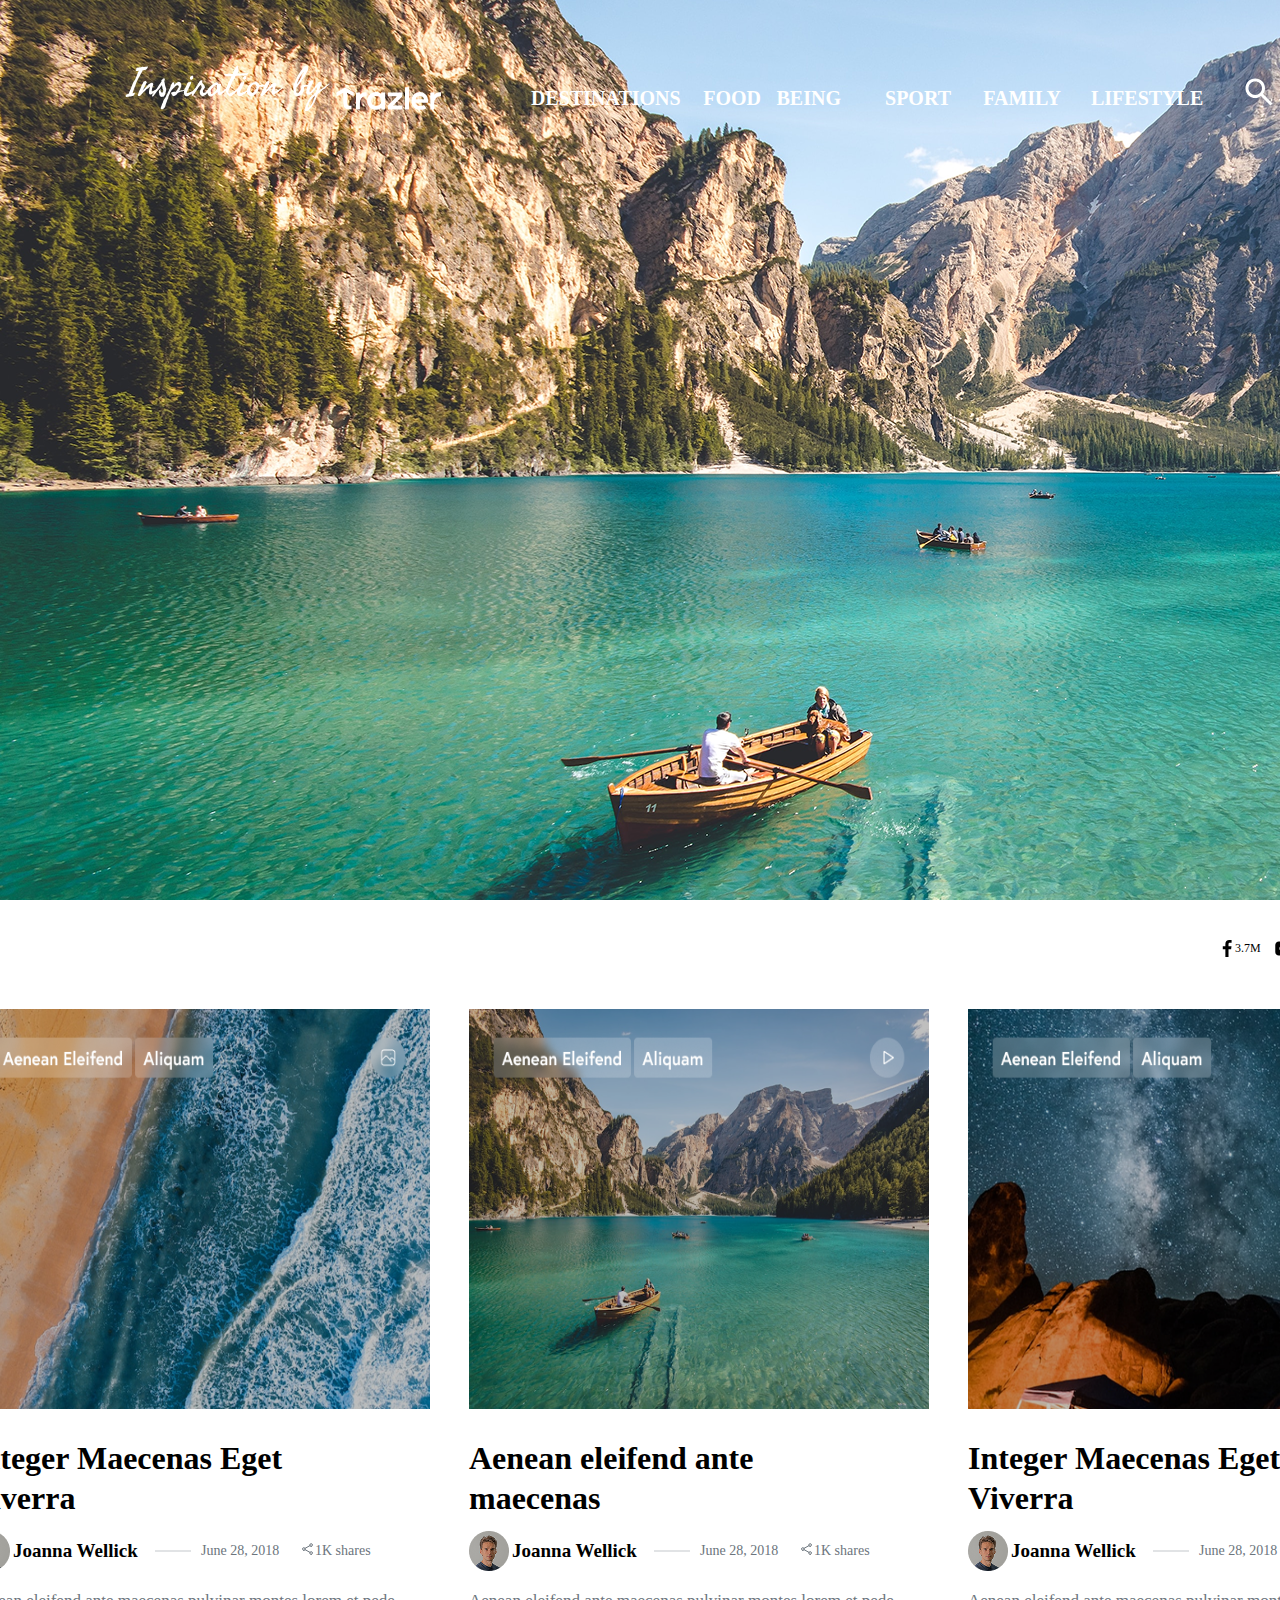
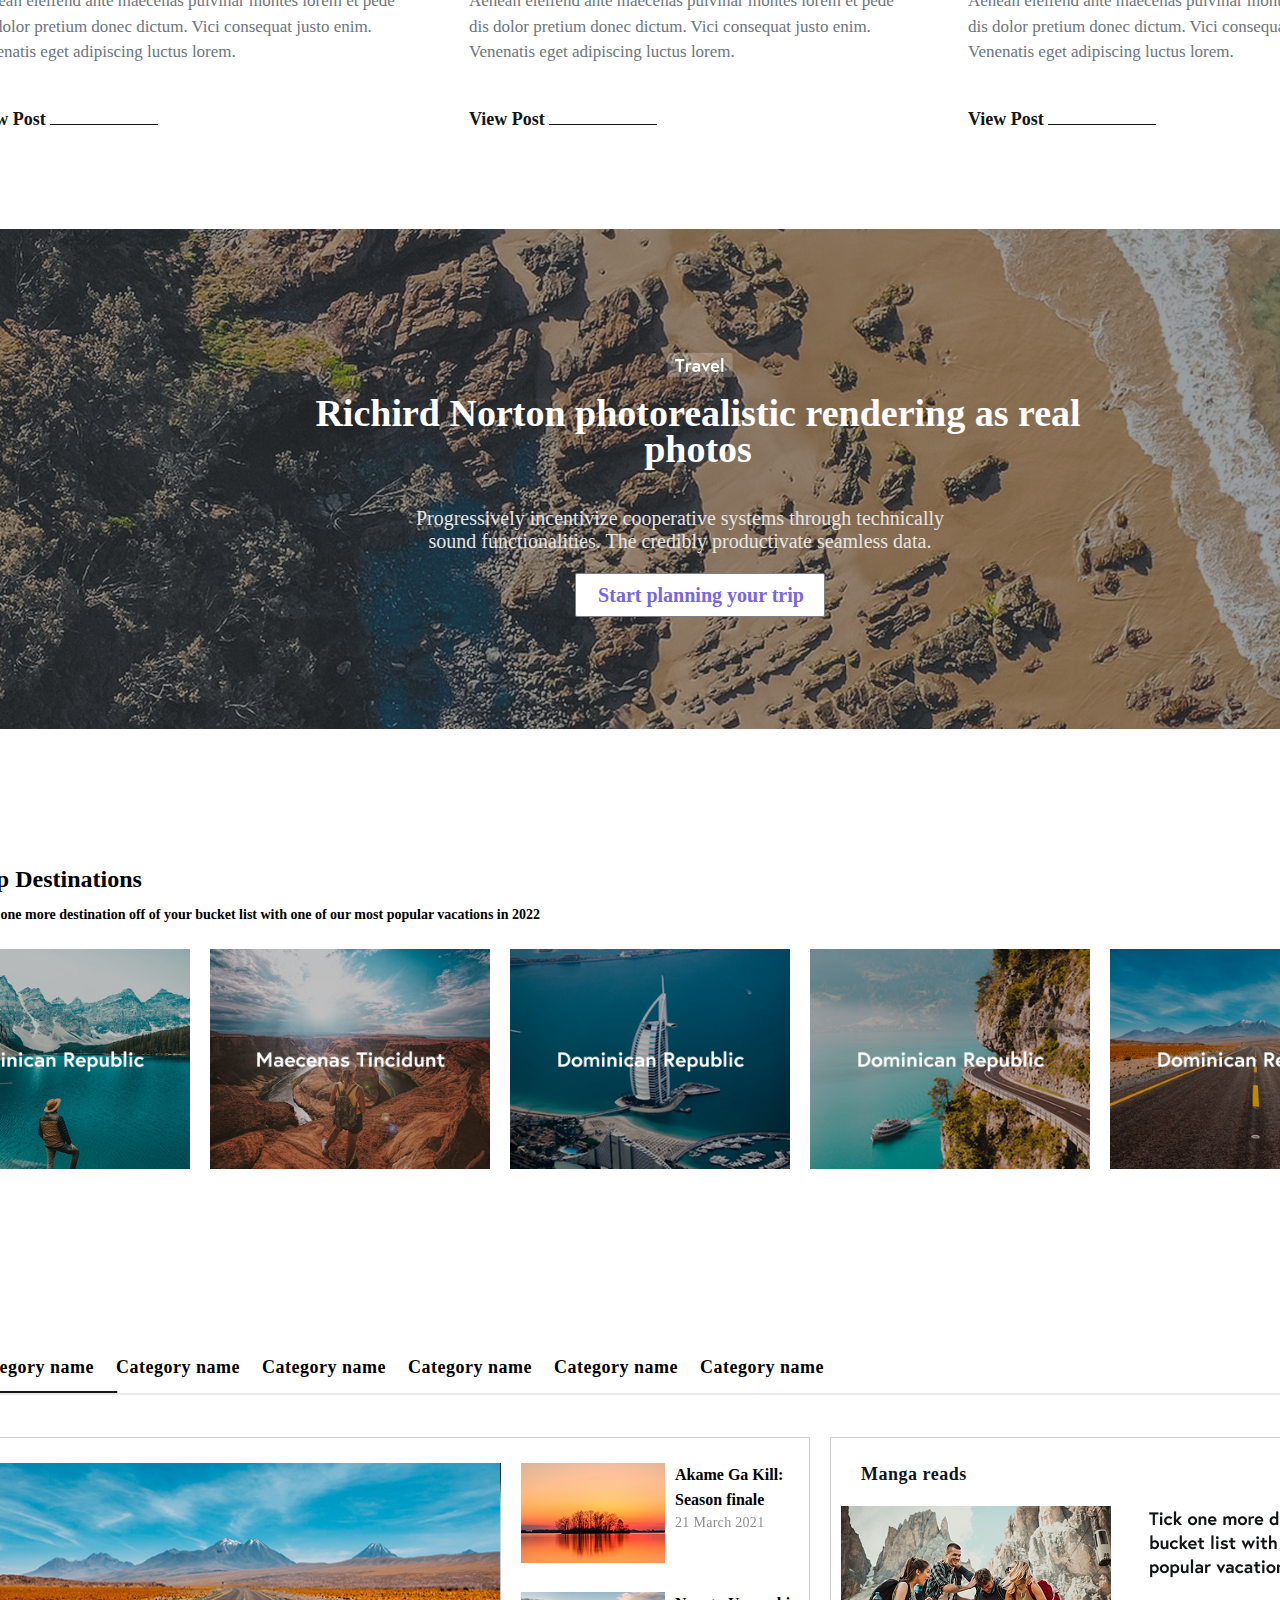
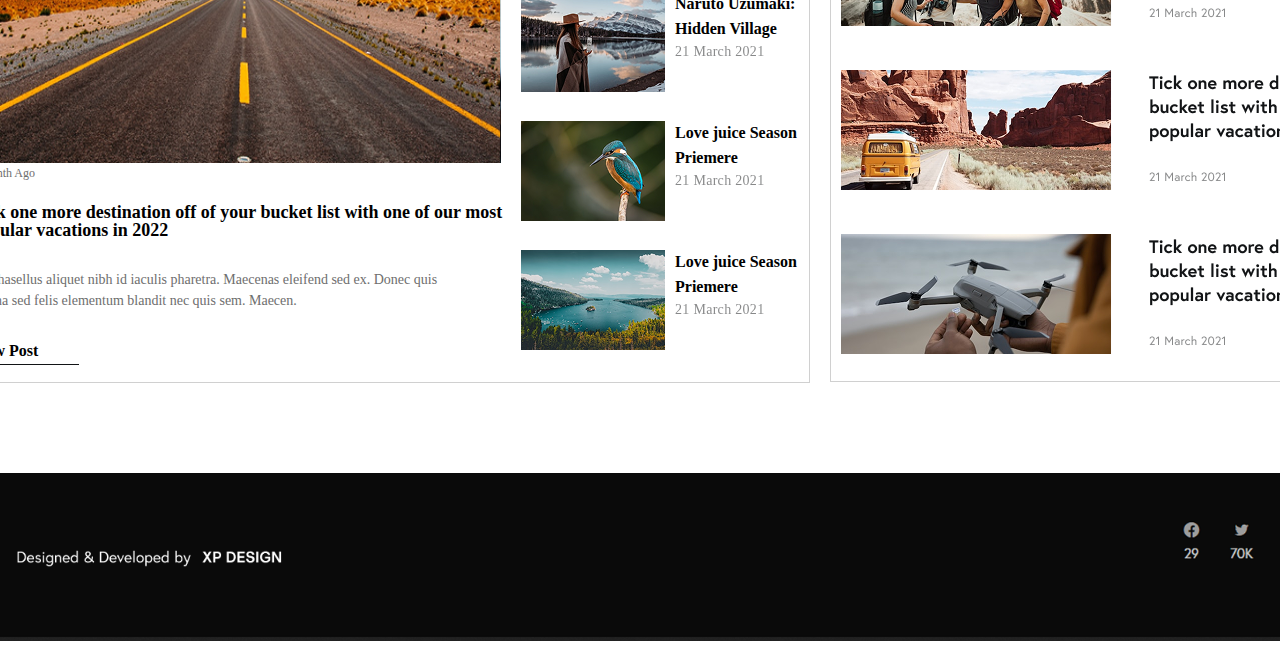
<file: index.html>
<!DOCTYPE html>
<html lang="en">

<head>
    <meta charset="UTF-8">
    <meta name="viewport" content="width=device-width, initial-scale=1.0">
    <link rel="stylesheet" href="./style.css/main.css">
    <title>Testovoe zadanie</title>
</head>

<body>
    <header class="header">
        <div class="container">
            <div class="header_menu">
                <div class="menu">
                    <div class="image">
                        <img src="./image/Email Address.svg" alt="" class="icon">
                        <img src="./image/Shape.svg" alt="" class="icons">
                    </div>
                    <div class="item">
                        <nav class="nav">
                            <li class="li">DESTINATIONS</li>
                            <li class="li_1">FOOD</li>
                            <li class="li">BEING</li>
                            <li class="li">SPORT</li>
                            <li class="li">FAMILY</li>
                            <li class="li">LIFESTYLE</li>
                        </nav>
                    </div>
                    <div class="btn">
                        <div class="btn_1">
                            <img src="./image/material-symbols_search.svg" alt="" class="icon_btn">
                        </div>
                        <div class="btn_2">
                            <button class="button">
                                <h3 class="btn_h3">CALL TO ACTION</h3>
                            </button>
                        </div>
                    </div>
                </div>
                <div class="title_tem">
                    <div class="title">
                        <h1 class="title_h1">Inspiration for travel by real people</h1>
                        <h2 class="title_h2">Book smart, travel simple</h2>
                    </div>
                    <div class="title_btn">
                        <button class="burger">
                            <h3 class="burger_h3">Start planning your trip</h3>
                        </button>
                    </div>
                </div>
            </div>
        </div>
    </header>
    <main class="section">
        <div class="container">
            <div class="icon-image">
                <div class="icons">
                    <img src="./image/bxl-facebook.svg" alt="" class="pictures">
                    <h4 class="icon_h4">3.7M</h4>
                </div>
                <div class="icons">
                    <img src="./image/instagram-logo.svg" alt="" class="pictures">
                    <h4 class="icon_h4">2.4M</h4>
                </div>
                <div class="icons">
                    <img src="./image/bxl-twitter.svg" alt="" class="pictures">
                    <h4 class="icon_h4">3.7M</h4>
                </div>
                <div class="icons">
                    <img src="./image/youtube-logo.svg" alt="" class="pictures">
                    <h4 class="icon_h4">3.7M</h4>
                </div>
            </div>
        </div>
    </main>
    <section class="grid">
        <div class="container">
            <div class="grid-item">
                <div class="grid_items">
                    <img src="./image/Group 237606.png" alt="" class="items_1" width="460" height="400">
                    <h2 class="grid_h2">Integer Maecenas Eget Viverra</h2>
                    <div class="otzov-1">
                        <img src="./image/Ellipse 162.png" alt="" class="otzov">
                        <h3 class="otzov_h3">Joanna Wellick</h3>
                        <img src="./image/rec.svg" alt="" class="otz_icon">
                        <h3 class="text-h3">June 28, 2018</h3>
                        <h4 class="text-h4"><img src="./image/Group 237605.svg" alt="" class="svg">1K shares</h4>
                    </div>
                    <p class="otzov_p">Aenean eleifend ante maecenas pulvinar montes lorem et pede <br>dis dolor pretium
                        donec dictum. Vici consequat justo enim.
                        <br> Venenatis eget adipiscing luctus lorem.
                    </p>
                    <span>View Post</span>
                    <img src="./image/Rectangle 1318.svg" alt="" class="image-icon">
                </div>
                <div class="grid_items">
                    <img src="./image/Group 237606 (1).png" alt="" class="items_2" width="460" height="400">
                    <h2 class="grid_h2">Aenean eleifend ante maecenas</h2>
                    <div class="otzov-1">
                        <img src="./image/Ellipse 162.png" alt="" class="otzov">
                        <h3 class="otzov_h3">Joanna Wellick</h3>
                        <img src="./image/rec.svg" alt="" class="otz_icon">
                        <h3 class="text-h3">June 28, 2018</h3>
                        <h4 class="text-h4"><img src="./image/Group 237605.svg" alt="" class="svg">1K shares</h4>
                    </div>
                    <p class="otzov_p">Aenean eleifend ante maecenas pulvinar montes lorem et pede<br> dis dolor pretium
                        donec dictum. Vici consequat justo enim.<br> Venenatis eget adipiscing luctus lorem.

                    </p>
                    <span>View Post</span>
                    <img src="./image/Rectangle 1318.svg" alt="" class="image-icon">
                </div>
                <div class="grid_items">
                    <img src="./image/Group 237606 (2).png" alt="" class="items_3" width="460" height="400">
                    <h2 class="grid_h2">Integer Maecenas Eget Viverra</h2>
                    <div class="otzov-1">
                        <img src="./image/Ellipse 162.png" alt="" class="otzov">
                        <h3 class="otzov_h3">Joanna Wellick</h3>
                        <img src="./image/rec.svg" alt="" class="otz_icon">
                        <h3 class="text-h3">June 28, 2018</h3>
                        <h4 class="text-h4"><img src="./image/Group 237605.svg" alt="" class="svg">1K shares</h4>
                    </div>
                    <p class="otzov_p">Aenean eleifend ante maecenas pulvinar montes lorem et pede<br> dis dolor pretium
                        donec dictum. Vici consequat justo enim.<br> Venenatis eget adipiscing luctus lorem.
                    </p>
                    <span>View Post</span>
                    <img src="./image/Rectangle 1318.svg" alt="" class="image-icon">
                </div>
            </div>
        </div>
    </section>
    <section class="foto">
        <div class="container">
            <div class="foto_text">
                <img src="./image/Frame 48095548.svg" alt="" class="img-text">
                <div class="foto_item">
                    <h2 class="foto_h2">Richird Norton photorealistic rendering as real<br> photos</h2>
                    <p class="foto_p">Progressively incentivize cooperative systems through technically sound
                        functionalities. The credibly productivate seamless data.</p>
                </div>
                <button class="foto_btn">
                    <h3 class="foto_h3">Start planning your trip</h3>
                </button>
            </div>
        </div>
    </section>
    <section class="inform">
        <div class="container">
            <div class="inform_text">
                <h3 class="inform_h3">Top Destinations</h3>
                <h4 class="inform_h4">Tick one more destination off of your bucket list with one of our most popular
                    vacations in 2022</h4>
            </div>
        </div>
    </section>
    <section class="galery">
        <div class="container">
            <div class="galery_item">
                <div class="item_icon">
                    <img src="./image/Group 237616.png" alt="" class="galery-image" width="280" height="220">
                </div>
                <div class="item_icon">
                    <img src="./image/Group 237615.png" alt="" class="galery-image" width="280" height="220">
                </div>
                <div class="item_icon">
                    <img src="./image/Group 237614.png" alt="" class="galery-image" width="280" height="220">
                </div>
                <div class="item_icon">
                    <img src="./image/Group 237613.png" alt="" class="galery-image" width="280" height="220">
                </div>
                <div class="item_icon">
                    <img src="./image/Group 237612.png" alt="" class="galery-image" width="280" height="220">
                </div>
            </div>
        </div>
    </section>
    <section class="menu-van">
        <div class="container">
            <div class="menu_list">
                <nav class="list-nav">
                    <li class="list_li">Category name</li>
                    <li class="list_li">Category name</li>
                    <li class="list_li">Category name</li>
                    <li class="list_li">Category name</li>
                    <li class="list_li">Category name</li>
                    <li class="list_li">Category name</li>
                </nav>
            </div>
            <div class="linojiteam">

                <img src="./image/Vector 5.svg" alt="" class="linij">

                <img src="./image/Vector 6.svg" alt="" class="linij-svg">

            </div>
        </div>
    </section>
    <section class="about">
        <div class="container">
            <div class="about-block">
                <div class="left">
                    <div class="left-item">
                        <img src="./image/Frame 1177.png" alt="" class="left-image" width="530" height="300">
                        <h5 class="about_h5">1 Month Ago </h5>
                        <p class="about_p">Tick one more destination off of your bucket list with one of our most<br>
                            popular vacations in 2022</p>
                        <span class="about_span">lit. Phasellus aliquet nibh id iaculis pharetra. Maecenas eleifend sed
                            ex. Donec quis<br>magna sed felis elementum blandit nec quis sem. Maecen.</span>
                        <h4 class="h4">View Post</h4>
                        <img src="./image/Rectangle 1318.svg" alt="" class="lini">
                    </div>
                    <div class="right-item">
                        <div class="block">
                            <div class="fon">
                                <img src="./image/Group 23.png" alt="" class="fon_image">
                            </div>
                            <div class="block_text">
                                <h3 class="block_h3">Akame Ga Kill:<br> Season finale</h3>
                                <span class="block-span">21 March 2021</span>
                            </div>
                        </div>
                        <div class="block">
                            <div class="fon">
                                <img src="./image/Group 24.png" alt="" class="fon_image">
                            </div>
                            <div class="block_text">
                                <h3 class="block_h3">Naruto Uzumaki:<br> Hidden Village</h3>
                                <span class="block-span">21 March 2021</span>
                            </div>
                        </div>
                        <div class="block">
                            <div class="fon">
                                <img src="./image/Group 25.png" alt="" class="fon_image">
                            </div>
                            <div class="block_text">
                                <h3 class="block_h3">Love juice Season<br> Priemere</h3>
                                <span class="block-span">21 March 2021</span>
                            </div>
                        </div>
                        <div class="block">
                            <div class="fon">
                                <img src="./image/Group 25 (1).png" alt="" class="fon_image">
                            </div>
                            <div class="block_text">
                                <h3 class="block_h3">Love juice Season<br> Priemere</h3>
                                <span class="block-span">21 March 2021</span>
                            </div>
                        </div>
                    </div>
                </div>
                <div class="right">
                    <h3 class="h3">Manga reads</h3>
                    <div class="right_manga">
                        <div class="manga_list">
                            <img src="./image/Group 237618.png" alt="" class="manga_img">
                        </div>
                        <div class="manga_list">
                            <img src="./image/Group 237619.png" alt="" class="manga_img">
                        </div>
                        <div class="manga_list">
                            <img src="./image/Group 237620.png" alt="" class="manga_img">
                        </div>
                    </div>
                </div>
            </div>
        </div>
    </section>
    <footer class="footer">
        <div class="container">
            <div class="footer_end">
                <div class="end">
                    <img src="./image/Group 237671.png" alt="" class="footer_img" width="1550">
                </div>
            </div>
        </div>
    </footer>
</body>

</html>
</file>
<file: style.css/main.css>
html{
box-sizing: border-box;
}

*, *::before, *::after {
    box-sizing: inherit;
}
h1,h2,h3,h4,h5,h6 {
    margin: 0;
}
body {
margin: 0;
overflow-x: hidden;
}
.container {
width: 1400px;
margin: 0 auto;
padding:20px ;
}
.header {
background-image: url(../image/Rectangle\ 1312.png);
width: 1600px;
height: 900px;
}
.icon-image {
display: flex;
margin-left: 1200px;
}
.grid-item {
display: grid;
grid-template-columns: repeat(3, 1fr);
margin-left: -50px;
}
.foto_text {
background-image: url(../image/Image\ \(2\).png);
width: 1460px;
height: 500px;
margin-left: -50px;
margin-top: 50px;
}
.galery_item {
display: grid;
grid-template-columns: repeat(5, 1fr);
gap: 20px;
}
.menu {
display: flex;
padding-top: 34px;

}
.image {
display: flex;
margin-top: -10px;
}
.icon {
width: 216px;
height: 49px;
}
.icons {
width: 105px;
height: 29px;
}
.nav {
list-style:none ;
display: flex;
margin-left: 60px;
}
.li {
font-family: Europa-Bold;
font-weight: 600;
font-size: 20px;
line-height: 24px;
letter-spacing: 0px;
text-align: right;
vertical-align: middle;
width: 80px;
height: 14px;
color: #ffffff;
padding-top: 7px;
margin-right: 30px;
}
.li_1 {
margin-left: 40px;
font-family: Europa-Bold;
font-weight: 600;
font-size: 20px;
line-height: 24px;
letter-spacing: 0px;
text-align: right;
vertical-align: middle;
width: 80px;
height: 14px;
color: #ffffff;
padding-top: 7px;
}
.btn {
display: flex;
margin-left: 40px;
}
.icon_btn {
width: 36px;
height: 36px;
margin-right: 24px;
}
.button {
width: 170px;
height: 44px;
gap: 10px;
background: #000000;
padding-top: 10px;
border-radius: 2px;
padding-right: 40px;
padding-bottom: 10px;
padding-left: 40px;
}
.btn_h3 {
font-family: Sansita;
font-weight: 700;
font-size: 16px;
line-height: 100%;
letter-spacing: 8%;
text-align: center;
text-transform: uppercase;
width: 40px;
height: 8px;
color: #ffffff;
white-space: nowrap;
margin-left: -25px;
margin-top: -10px;
}
.title_tem {
text-align: center;
padding-top: 250px;
}
.title_h1 {
font-family: Europa-Bold;
font-weight: 700;
font-size: 44px;
line-height: 100%;
letter-spacing: 0.5px;
vertical-align: middle;
text-transform: uppercase;
width: 695px;
height: 44px;
color: #ffffff;
white-space: nowrap;
padding-left: 200px;
}
.title_h2 {
font-family: Europa-Regular;
font-weight: 400;
font-size: 34px;
line-height: 100%;
letter-spacing: 0%;
text-align: center;
vertical-align: middle;
color: #ffffff;
width: 389;
height: 38;
padding-top: 6px;
}
.title_btn {
margin-top: 40px;
}
.burger {
width: 300px;
height: 54px;
border-radius: 2px;
border-width: 2px;
border: 2px solid #FFFFFF;
box-shadow: 0px 10px 10px 0px #0000000F;
background: #FFFFFF;
}
.burger_h3 {
font-family: Europa-Bold;
font-weight: 700;
font-size: 20px;
line-height: 24px;
letter-spacing: 0px;
vertical-align: middle;
width: 217px;
height: 24px;
color: #121416;
padding-left: 30px;
white-space: nowrap;
}
.pictures {
width: 15px;
height: 17px;
}
.icons {
display: flex;
margin-right: 30px;
margin-top: 20px;
}
.icon_h4 {
font-family: Roboto;
font-weight: 300;
font-size: 12px;
line-height: 100%;
letter-spacing: 0%;
width: 10px;
height: 6px;
padding-top: 2px;
}
.grid_items {
margin-right: -50px;
}
.grid_h2 {
font-family: Europa-Bold;
font-weight: 700;
font-size: 32px;
line-height: 40px;
letter-spacing: 0%;
width: 348px;
height: 78px;
padding-top: 25px;
}
.otzov-1 {
display: flex;
margin-top: 40px;
}
.otzov_h3 {
font-family: Europa-Bold;
font-weight: 700;
font-size: 19px;
line-height: 40px;
letter-spacing: 0%;
width: 165px;
height: 40px;
padding-left: 3px;
}
.text-h3 {
font-family: EuropaNuova-Regular;
font-weight: 400;
font-size: 14px;
line-height: 40px;
letter-spacing: 0%;
width: 119px;
height: 40px;
color:#6C757D ;
}
.otz_icon {
margin-left: -20px;
margin-right: 10px;
}
.svg {
margin-left: -20px;
width: 15px;
height: 12px;
}
.text-h4 {
font-family: EuropaNuova-Regular;
font-weight: 400;
font-size: 14px;
line-height: 40px;
letter-spacing: 0%;
width: 83px;
height: 40px;
color:#6C757D ;
}
.otzov_p {
font-family: Europa-Regular;
font-weight: 400;
font-size: 17px;
line-height: 150%;
letter-spacing: 0%;
width: 549px;
height: 94px;
color: #6C757D;
}
span {
font-family: Europa-Bold;
font-weight: 700;
font-size: 18px;
line-height: 40px;
letter-spacing: 0%;
width: 108px;
height: 40px;
color: #121416;
}
.foto_text {
text-align: center;
padding-top: 120px;
}
.img-text {
width: 86px;
height: 32px;
gap: 10px;
border-radius: 4px;
padding-right: 10px;
padding-left: 10px;
    
}
.foto_h2 {
font-family: Europa-Bold;
font-weight: 700;
font-size: 38px;
line-height: 95%;
letter-spacing: -3.5%;
text-align: center;
color:#FFFFFF ;
width: 986px;
height: 92px;

}

.foto_p {
font-family: EuropaNuova-Bold;
font-weight: 400;
font-size: 20px;
line-height: 22.5px;
letter-spacing: 0%;
width: 750px;
height: 46px;
color: #E5E5E5;
padding-left: 200px;
}
.foto_btn {
width: 250px;
height: 44px;
border-width: 1px;
border-radius: 2px;
background: #FFFFFF;
border: 1px solid #7F7D85;
}
.foto_h3 {
font-family: EuropaNuova-Bold;
font-weight: 600;
font-size: 20px;
line-height: 24px;
letter-spacing: 0px;
vertical-align: middle;
color: #7A65E1;
width: 223px;
height: 24px;
padding-left: 15px;
white-space: nowrap;
}
.foto_item {
margin-left: 235px;
margin-top: 10px;
}
.inform_text {
padding-top: 100px;
margin-left: -50px;
}
.inform_h3 {
font-family: Europa-Bold;
font-weight: 700;
font-size: 24px;
line-height: 20px;
letter-spacing: 0px;
vertical-align: middle;
width: 246px;
height: 20px;

}
.inform_h4 {
font-family: Europa-Bold;
font-weight: 700;
font-size: 14px;
line-height: 20px;
letter-spacing: 0px;
vertical-align: middle;
width: 705px;
height: 20px;
padding-top: 16px;
}
.galery {
margin-left: -110px;
}
.list-nav {
display: flex;
margin-top: 140px;
margin-left: -50px;
margin-bottom: -20px;
}
.list_li {
display: flex;
font-family: Europa-Bold;
font-weight: 900;
font-size: 18px;
line-height: 28px;
letter-spacing: 0.5px;
width: 146px;
height: 28px;
}
.linij {
margin-left: -50px;
margin-bottom: -20px;
}
.linij-svg {
margin-left: -50px;
}
.about-block {
display: grid;
grid-template-columns: repeat(2, 1fr);
gap: 20px;
}
.left {
width: 850px;
height: 546px;
border-width: 1px;
border: 1px solid #12141633;    
display: grid;
grid-template-columns: repeat(2, 1fr);
margin-left: -60px;
}
.left-item {
padding-top: 25px;
padding-left: 10px;

}
.about_h5 {
font-family: Poppins;
font-weight: 500;
font-size: 12px;
line-height: 100%;
letter-spacing: 0%;
vertical-align: middle;
width: 73px;
height: 18px;
top: -2px;
color: #6E6E6E;

}
.about_p {
font-family: Europa-Bold;
font-weight: 700;
font-size: 18px;
line-height: 100%;
letter-spacing: 0%;
vertical-align: middle;
width: 600px;
height: 48px;

}
.about_span {
font-family: Poppins;
font-weight: 400;
font-size: 14px;
line-height: 21px;
letter-spacing: 0%;
vertical-align: middle;
width: 600px;
height: 42px;
color: #6E6E6E;
}
.h4 {
font-family: Europa-Bold;
font-weight: 700;
font-size: 16px;
line-height: 40px;
letter-spacing: 0%;
width: 72px;
height: 40px;
padding-top: 20px;
}
.lini {
margin-top: 10px;
}

.block {
display: grid;
grid-template-columns: repeat(2, 2fr);
margin-left: -50px;
margin-top: 25px;
}

.block_text {
padding-left: 10px;
}
.block_h3 {
font-family: Europa-Bold;
font-weight: 700;
font-size: 16px;
line-height: 24.58px;
letter-spacing: 0px;
width: 176px;
height: 50px;
}
.block-span {
font-family: Europa-Regular;
font-weight: 400;
font-size: 14px;
line-height: 20px;
letter-spacing: 0.3px;
width: 176px;
height: 20px;
opacity: 0.5;
color: #121416;
 
}
.right {
width: 630px;
height: 545px;
border-width: 1px;
border: 1px solid #12141633;   
}
.h3 {
font-family: Europa-Bold;
font-weight: 700;
font-size: 18px;
line-height: 28px;
letter-spacing: 0.5px;
width: 110px;
height: 28px;
padding-top: 22px;
padding-left: 30px;
color: #121416;
white-space: nowrap;
}
.right_manga {
margin-top: 40px;
margin-left: 10px;
}
.manga_list {
margin-bottom: 40px;
}
.footer_img {
margin-left: -100px;
margin-top: 50px;
}

.read-more, .back-to-home {
    display: inline-block;
    margin-top: 10px;
    padding: 10px 15px;
    background-color: #007BFF;
    color: white;
    text-decoration: none;
}

.read-more:hover, .back-to-home:hover {
    background-color: #0056b3;
}
.header-1 {
background-image: url(../image/Rectangle\ 13124.png);
width: 1600px;
height: 800px;
}
.header_menu {
display: flex;
margin-top: 20px;
}
.menu_lang {
display: flex;

}
.lang {
margin-left: -40px;
}
.email {
width: 216px;
height: 49;
top: 2.5px;
    
}
.shape_image {
width: 135px;
height: 29px;
margin-top: 5px;
}
.nav {
margin-top: 5px;
}
.home {
display: flex;
list-style: none;
margin-left: -40px;
}
.li_home {
color: #FFFFFF;
margin-right: 10px;
}
.time {
margin-top: 300px;
margin-left: 160px;
}
.time_h1 {
font-family: Europa-Bold;
font-weight: 700;
font-size: 54px;
line-height: 103%;
letter-spacing: 0.5px;
vertical-align: middle;
 text-transform: uppercase;
 width: 1084px;
 height: 132px;
color: #FFFFFF;
 
}
.time_h2 {
font-family: Europa-Regular;
font-weight: 400;
font-size: 48px;
line-height: 100%;
letter-spacing: -2.5%;
vertical-align: middle;
width: 1023px;
height: 98px;
color: #FFFFFF;
padding-top: 10px;
}
.time_team {
display: flex;
margin-left: 280px;
margin-top: 30px;
}
.time_h3 {
font-family: Europa-Regular;
font-weight: 400;
font-size: 15px;
line-height: 40px;
letter-spacing: 0%;
width: 107px;
height: 40px;
color: #FFFFFF;
white-space: nowrap;

}
.time_icon {
width: 20px;
height: 1px;
background: #FFFFFF;
margin-top: 20px;
margin-left: -10px;
margin-right: 20px;
}
.time_icon_icons {
margin-right: 5px;
}
.init_left {
margin-top: 70px;
margin-left: 250px;
}
.blog-init {
display: grid;
grid-template-columns: repeat(2,1fr);
}
.init_h4 {
font-family: Europa-Regular;
font-weight: 400;
font-size: 16px;
line-height: 22px;
letter-spacing: 0%;
width: 39px;
height: 44px;
   
}

.init_p {
font-family: Europa-Regular;
font-weight: 400;
font-size: 18px;
line-height: 33px;
letter-spacing: 0%;
width: 780px;
height: 337px;
margin-left: -350px;
padding-top: 45px;
}
.init_h2 {
font-family: Europa-Bold;
font-weight: 700;
font-size: 28px;
line-height: 100%;
letter-spacing: 0.5px;
text-transform: uppercase;
width: 588px;
height: 192px;
margin-left: -270px;
padding-top: 140px;
}
.init_h3 {
font-family: Europa-Bold;
font-weight: 700;
font-size: 30px;
line-height: 100%;
letter-spacing: 0.5px;
text-transform: uppercase;
width: 448px;
height: 53px;
white-space: nowrap;
margin-left: -350px;
padding-top: 25px;
}

.init_nav {
margin-top: -110px;
margin-left: -350px;
}
.init_li {
font-family: Europa-Regular;
font-weight: 400;
font-size: 18px;
line-height: 33px;
letter-spacing: 0%;
width: 671px;
height: 45px;
}
.switcher_btn {
background-color: #6C757D;
}

.li_home_1 {
font-family: Europa-Bold;
font-weight: 700;
font-size: 14px;
line-height: 100%;
letter-spacing: 0%;
width: 37px;
height: 18px;
color: #FFFFFF;

}
.li_home_2 {
font-family: Europa-Bold;
font-weight: 700;
font-size: 14px;
line-height: 100%;
letter-spacing: 0%;
width: 48px;
height: 18px;
color: #FFFFFF;
}
.home_icon {
    width: 16px;
    height: 16px;
    
}
.li_home_3 {
font-family: Europa-Bold;
font-weight: 700;
font-size: 14px;
line-height: 100%;
letter-spacing: 0%;
width:348px ;
height: 18px;
color: #FFFFFF;
white-space: nowrap;
    
}
</file>
